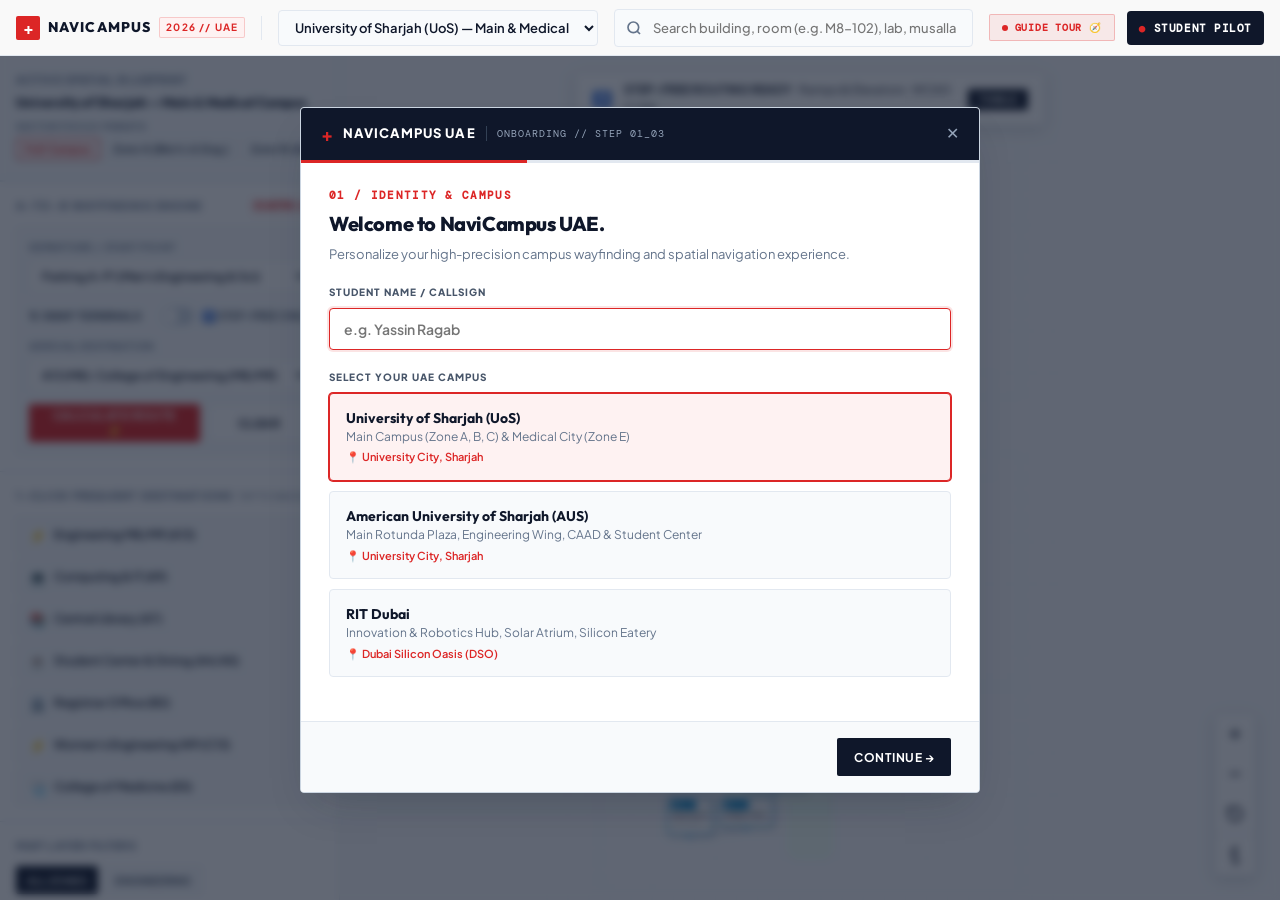
<file: index.html>
<!DOCTYPE html>
<html lang="en">
<head>
  <meta charset="UTF-8">
  <meta name="viewport" content="width=device-width, initial-scale=1.0">
  <title>NaviCampus UAE — Autonomous Spatial Wayfinding & Freshman Navigator</title>
  
  <!-- Smooth & Curvy Harmonious Font Pairing: Outfit + Plus Jakarta Sans + DM Mono -->
  <link rel="preconnect" href="https://fonts.googleapis.com">
  <link rel="preconnect" href="https://fonts.gstatic.com" crossorigin>
  <link href="https://fonts.googleapis.com/css2?family=DM+Mono:ital,wght@0,400;0,500;1,400&family=Outfit:wght@400;500;600;700;800;900&family=Plus+Jakarta+Sans:ital,wght@0,400;0,500;0,600;0,700;0,800;1,400&display=swap" rel="stylesheet">
  
  <!-- Swiss Graphic Design & Modular Grid Styles -->
  <link rel="icon" href="data:image/svg+xml,<svg xmlns='http://www.w3.org/2000/svg' viewBox='0 0 24 24'><rect width='24' height='24' rx='4' fill='%23DC2626'/><text x='12' y='18' font-size='18' font-weight='900' fill='white' text-anchor='middle'>+</text></svg>">
  <link rel="stylesheet" href="css/swiss-grid.css?v=2026.10">
  <link rel="stylesheet" href="css/onboarding.css?v=2026.10">
  <link rel="stylesheet" href="css/tutorial.css?v=2026.10">
</head>
<body>
  <!-- Swiss Spatial Wayfinding Preloader -->
  <div id="navicampus-preloader" aria-hidden="true">
    <div class="preloader-compass-wrapper">
      <div class="preloader-pulse-ring"></div>
      <div class="preloader-pulse-ring"></div>
      <div class="preloader-swiss-badge">
        <span class="preloader-cross">+</span>
      </div>
    </div>
    <div class="preloader-status-text">
      <span class="preloader-dot">●</span>
      <span>INITIALIZING SPATIAL BLUEPRINTS...</span>
    </div>
    <div class="preloader-coords-badge">LAT 25.2948° N · LON 55.4746° E</div>
  </div>

  <div class="app-shell">
    <!-- Swiss Command Header -->
    <header class="swiss-header" role="banner">
      <div class="header-left">
        <!-- Mobile Sidebar Toggle -->
        <button id="btn-mobile-menu" class="mobile-menu-btn" title="Open Routes and Campus Menu" aria-label="Open navigation menu">
          <svg width="20" height="20" viewBox="0 0 24 24" fill="none" stroke="currentColor" stroke-width="2.5">
            <line x1="3" y1="6" x2="21" y2="6"></line>
            <line x1="3" y1="12" x2="21" y2="12"></line>
            <line x1="3" y1="18" x2="21" y2="18"></line>
          </svg>
        </button>

        <a href="index.html" class="brand-badge" title="NaviCampus UAE Master Command Center">
          <div class="swiss-cross-icon">+</div>
          <span class="brand-name">NAVICAMPUS</span>
          <span class="brand-edition">2026 // UAE</span>
        </a>

        <div class="header-divider"></div>

        <!-- Campus Selector Dropdown -->
        <div class="campus-selector-wrapper">
          <label for="campus-select" class="sr-only">Select UAE University Campus</label>
          <select id="campus-select" class="swiss-select" title="Switch UAE Campus" aria-label="Select UAE University Campus">
            <option value="uos">University of Sharjah (UoS) — Main & Medical</option>
            <option value="aus">American University of Sharjah (AUS)</option>
            <option value="rit">RIT Dubai — Silicon Oasis</option>
          </select>
        </div>

        <!-- Tri-Campus Active Deployments Badge -->
        <div class="tri-campus-badge" title="Active Deployments across UAE Universities (Scalable to GCC)">
          <span class="badge-dot">●</span>
          <span>3 CAMPUSES: UoS · AUS · RIT DUBAI</span>
        </div>
      </div>

      <!-- Center Global Search Input -->
      <div class="header-center">
        <div class="search-container">
          <label for="global-search" class="sr-only">Search campus buildings and rooms</label>
          <svg class="search-icon-svg" width="16" height="16" viewBox="0 0 24 24" fill="none" stroke="currentColor" stroke-width="2.5">
            <circle cx="11" cy="11" r="8"></circle>
            <line x1="21" y1="21" x2="16.65" y2="16.65"></line>
          </svg>
          <input type="text" id="global-search" class="search-input" 
                 placeholder="Search building, room (e.g. M8-102), lab, musalla, or cafe..." 
                 autocomplete="off" aria-label="Search campus buildings and rooms" />
          <div id="search-results" class="search-results-dropdown" role="listbox"></div>
        </div>
      </div>

      <!-- Right Action & Navigation Links -->
      <div class="header-right">
        <!-- Interactive Masterplan Tutorial Button -->
        <button id="btn-start-tutorial" class="tutorial-nav-btn" title="Take Interactive Campus Masterplan Walkthrough">
          <span class="tour-btn-dot"></span>
          <span>GUIDE TOUR 🧭</span>
        </button>

        <!-- Creator Badge -->
        <a href="https://yassinr.me" target="_blank" rel="noopener noreferrer" class="creator-badge-nav" title="Made by Yassin Ragab — View Portfolio">
          <span class="creator-badge-dot"></span>
          <span class="creator-badge-text">BY <strong>YASSIN RAGAB</strong></span>
          <span class="creator-badge-arrow">↗</span>
        </a>

        <!-- User Profile Callsign Button -->
        <button id="btn-open-profile" class="user-profile-badge" title="Edit Student Profile & Preferences">
          <span style="color:#DC2626;">●</span>
          <span id="user-profile-callsign">STUDENT PILOT</span>
        </button>
      </div>
    </header>

    <!-- Master Workspace -->
    <main class="app-workspace">
      <!-- Left Spatial Sidebar -->
      <aside class="spatial-sidebar" id="spatial-sidebar" role="complementary" aria-label="Navigation and Route Planning">
        <!-- Mobile Drawer Header -->
        <div class="sidebar-mobile-header">
          <div class="sidebar-mobile-title">
            <span class="swiss-cross" style="color: #DC2626; font-weight: 900; margin-right: 6px;">+</span>
            <span>WAYFINDING CONTROLS</span>
          </div>
          <button id="btn-close-sidebar" class="sidebar-close-btn" aria-label="Close navigation sidebar">✕</button>
        </div>
        <!-- Campus Meta Banner -->
        <div class="sidebar-section" style="background-color: #F8FAFC; border-bottom: 2px solid #E2E8F0;">
          <div class="section-caption">ACTIVE SPATIAL BLUEPRINT</div>
          <h2 id="active-campus-title" style="font-size: 13px; font-weight: 800; color: #0F172A; margin: 4px 0 8px 0;">
            University of Sharjah — Main & Medical Campus
          </h2>
          <!-- Sector Focus Presets -->
          <div class="section-caption" style="margin-top: 8px; font-size: 9px;">SECTOR FOCUS PRESETS</div>
          <div id="sector-presets-bar" class="sector-presets-container" style="margin-top: 4px;"></div>
        </div>

        <!-- Route Planner Module -->
        <div class="sidebar-section">
          <div class="sidebar-header-row">
            <span class="section-caption">A-TO-B WAYFINDING ENGINE</span>
            <span style="font-family: var(--font-mono); font-size: 9px; font-weight: 700; color: #DC2626; background: #FEF2F2; padding: 2px 4px; border-radius: 2px;">
              DIJKSTRA v2.4
            </span>
          </div>

          <div class="route-planner-card">
            <!-- Departure Point -->
            <div class="route-input-group">
              <label class="route-input-label" for="route-start-select">DEPARTURE / START POINT</label>
              <select id="route-start-select" class="route-select" aria-label="Departure / Start Point"></select>
            </div>

            <!-- Invert / Swap Row -->
            <div class="route-mid-actions">
              <button id="btn-swap-route" class="btn-icon-text" title="Swap Start and Destination">
                <span>⇅</span> SWAP TERMINALS
              </button>

              <!-- Step-Free Accessible Toggle -->
              <label class="switch-label" for="step-free-toggle" title="Enable Step-Free Route for Wheelchair & Trolley">
                <input type="checkbox" id="step-free-toggle" class="switch-input" aria-label="Toggle Step-Free Accessible Navigation" />
                <span>♿ STEP-FREE ONLY</span>
              </label>
            </div>

            <!-- Destination Point -->
            <div class="route-input-group">
              <label class="route-input-label" for="route-end-select">ARRIVAL DESTINATION</label>
              <select id="route-end-select" class="route-select" aria-label="Arrival Destination"></select>
            </div>

            <!-- Action Buttons -->
            <div class="route-btn-row">
              <button id="btn-find-route" class="swiss-btn swiss-btn-accent" style="flex: 2;">
                CALCULATE ROUTE ⚡
              </button>
              <button id="btn-clear-route" class="swiss-btn swiss-btn-secondary" style="flex: 1;" title="Clear Active Route">
                CLEAR
              </button>
            </div>
          </div>
        </div>

        <!-- Quick Jump Bar: "Take Me to Class" -->
        <div class="sidebar-section">
          <div class="sidebar-header-row">
            <span class="section-caption">1-CLICK FREQUENT DESTINATIONS</span>
            <span style="font-size: 10px; color: #64748B;">TAP TO NAVIGATE</span>
          </div>
          <div id="quick-jumps-bar" class="quick-jumps-grid"></div>
        </div>

        <!-- Category Filters -->
        <div class="sidebar-section" style="border-bottom: none;">
          <div class="sidebar-header-row">
            <span class="section-caption">MAP LAYER FILTERS</span>
          </div>
          <div class="category-pills-row">
            <button class="category-filter-pill active" data-category="all">ALL ZONES</button>
            <button class="category-filter-pill" data-category="engineering">ENGINEERING</button>
            <button class="category-filter-pill" data-category="computing">COMPUTING (CCI)</button>
            <button class="category-filter-pill" data-category="library">LIBRARIES</button>
            <button class="category-filter-pill" data-category="admin">ADMINISTRATION</button>
            <button class="category-filter-pill" data-category="dining">DINING & CAFES</button>
            <button class="category-filter-pill" data-category="sports">ATHLETICS</button>
            <button class="category-filter-pill" data-category="medical">MEDICAL SCIENCES</button>
          </div>
        </div>
      </aside>
      
      <!-- Backdrop for mobile sidebar drawer -->
      <div id="sidebar-backdrop" class="sidebar-backdrop"></div>

      <!-- Center Map Canvas Area -->
      <section class="map-canvas-area" aria-label="Campus Blueprint Canvas">
        <!-- Floating Persistent Accessibility HUD Banner -->
        <div class="map-hud-banner" id="map-hud-accessibility" role="status" aria-live="polite">
          <span class="hud-pill-icon">♿</span>
          <span class="hud-pill-text"><strong>STEP-FREE ROUTING READY</strong> · Ramps & Elevators <span class="hud-desktop-only">· WCAG 2.1 AA</span></span>
          <button id="hud-toggle-access-btn" class="hud-pill-action" title="Toggle Step-Free Wheelchair Filter">TOGGLE</button>
        </div>

        <div id="map-container" style="width: 100%; height: 100%;"></div>

        <!-- Floating Turn-by-Turn Wayfinding Sheet (Appears on route calculation) -->
        <div id="route-directions-sheet" class="turn-by-turn-sheet" style="display: none;" role="region" aria-label="Active Route Directions"></div>

        <!-- Right Building Details Drawer (Slides out on click) -->
        <div id="building-details-drawer" class="side-drawer drawer-right" style="display: none;" role="region" aria-label="Building Specifications"></div>
      </section>
    </main>

    <!-- Mobile Bottom Quick Navigation Bar -->
    <nav class="mobile-bottom-bar" aria-label="Mobile Quick Bar">
      <button class="mb-nav-btn active" id="mb-btn-routes" aria-label="Open Routes & Wayfinding">
        <span class="mb-nav-icon">⚡</span>
        <span class="mb-nav-text">ROUTES</span>
      </button>
      <button class="mb-nav-btn" id="mb-btn-search" aria-label="Open Campus Search">
        <span class="mb-nav-icon">🔍</span>
        <span class="mb-nav-text">SEARCH</span>
      </button>
      <button class="mb-nav-btn" id="mb-btn-tour" aria-label="Take Campus Guided Tour">
        <span class="mb-nav-icon">🧭</span>
        <span class="mb-nav-text">TOUR</span>
      </button>
      <button class="mb-nav-btn" id="mb-btn-layers" aria-label="Open Map Layer Filters">
        <span class="mb-nav-icon">🗺️</span>
        <span class="mb-nav-text">LAYERS</span>
      </button>
      <button class="mb-nav-btn" id="mb-btn-profile" aria-label="Open Student Profile and Settings">
        <span class="mb-nav-icon">👤</span>
        <span class="mb-nav-text">PROFILE</span>
      </button>
    </nav>

    <!-- Swiss HUD Toast Notification Container -->
    <div id="toast-container" class="toast-container" aria-live="polite"></div>
  </div>

  <!-- Core JavaScript Architecture -->
  <script src="js/campus-data.js?v=2026.7"></script>
  <script src="js/map-engine.js?v=2026.7"></script>
  <script src="js/onboarding.js?v=2026.7"></script>
  <script src="js/tutorial.js?v=2026.10"></script>
  <script src="js/app.js?v=2026.10"></script>
</body>
</html>
</file>
<file: css/swiss-grid.css>
/**
 * NaviCampus UAE - Swiss Graphic Design Standards (Die Neue Graphik)
 * Architecturally engineered after Josef Müller-Brockmann, Adrian Frutiger, and Otl Aicher.
 * - 8px strict modular baseline grid
 * - High-contrast monochromatic hierarchy with surgical Swiss Signal Red accents
 * - Tabular typographic figures for accurate spatial metrics
 * - Functional signage iconography and accessible interactive states
 */

:root {
  /* Swiss Architectural Palette */
  --swiss-white: #FFFFFF;
  --swiss-canvas: #F8FAFC;
  --swiss-panel: #FFFFFF;
  --swiss-border: #E2E8F0;
  --swiss-border-dark: #CBD5E1;
  --swiss-ink-900: #0F172A;
  --swiss-ink-700: #334155;
  --swiss-ink-500: #64748B;
  --swiss-ink-300: #94A3B8;

  /* Swiss Signal Accent (Surgical Application) */
  --swiss-red: #DC2626;
  --swiss-red-hover: #B91C1C;
  --swiss-red-light: #FEF2F2;

  /* Functional Indicators */
  --swiss-accessible-green: #16A34A;
  --swiss-accessible-bg: #F0FDF4;
  --swiss-info-blue: #2563EB;

  /* Typography System — Smooth & Curvy Harmonious Pairing */
  --font-display: 'Outfit', -apple-system, BlinkMacSystemFont, "Segoe UI", Roboto, sans-serif;
  --font-swiss: 'Plus Jakarta Sans', -apple-system, BlinkMacSystemFont, "Segoe UI", Roboto, sans-serif;
  --font-mono: 'DM Mono', 'JetBrains Mono', 'SF Mono', Consolas, monospace;

  /* Modular Spacing System (8px Grid) */
  --space-1: 4px;
  --space-2: 8px;
  --space-3: 12px;
  --space-4: 16px;
  --space-5: 20px;
  --space-6: 24px;
  --space-8: 32px;
  --space-10: 40px;
  --space-12: 48px;

  /* Structural Elevation & Radius */
  --radius-xs: 2px;
  --radius-sm: 4px;
  --radius-md: 6px;
  --shadow-hairline: 0 1px 3px rgba(15, 23, 42, 0.08), 0 1px 2px rgba(15, 23, 42, 0.04);
  --shadow-elevation: 0 4px 16px rgba(15, 23, 42, 0.12), 0 2px 4px rgba(15, 23, 42, 0.06);
}

/* Reset & Box Sizing */
*, *::before, *::after {
  box-sizing: border-box;
  margin: 0;
  padding: 0;
}

html, body {
  height: 100%;
  width: 100%;
  font-family: var(--font-swiss);
  background-color: var(--swiss-canvas);
  color: var(--swiss-ink-900);
  font-size: 14px;
  line-height: 1.5;
  -webkit-font-smoothing: antialiased;
  -moz-osx-font-smoothing: grayscale;
  overflow: hidden;
}

/* Smooth Curvy Display Headings & Metrics */
h1, h2, h3, h4, h5, h6,
.brand-name,
.sheet-badge,
.metric-value,
.sidebar-mobile-title,
.user-profile-badge,
.campus-card-name,
.college-name,
.section-title {
  font-family: var(--font-display);
}

/* Tabular Numerals for Distances & Clock Times */
.tabular-nums {
  font-variant-numeric: tabular-nums;
}

/* Screen Reader Accessible Utility */
.sr-only {
  position: absolute;
  width: 1px;
  height: 1px;
  padding: 0;
  margin: -1px;
  overflow: hidden;
  clip: rect(0, 0, 0, 0);
  white-space: nowrap;
  border-width: 0;
}

/* Master Layout Grid */
.app-shell {
  display: flex;
  flex-direction: column;
  height: 100vh;
  width: 100vw;
  overflow: hidden;
}

.swiss-header {
  height: 56px;
  background-color: rgba(255, 255, 255, 0.96);
  backdrop-filter: blur(12px);
  -webkit-backdrop-filter: blur(12px);
  border-bottom: 1px solid var(--swiss-border);
  display: flex;
  align-items: center;
  justify-content: space-between;
  padding: 0 var(--space-4);
  z-index: 1000;
  position: sticky;
  top: 0;
  left: 0;
  width: 100%;
  flex-shrink: 0;
}

.header-left {
  display: flex;
  align-items: center;
  gap: var(--space-4);
}

.brand-badge {
  display: flex;
  align-items: center;
  gap: var(--space-2);
  text-decoration: none;
  color: var(--swiss-ink-900);
}

.swiss-cross-icon {
  width: 24px;
  height: 24px;
  background-color: var(--swiss-red);
  color: var(--swiss-white);
  display: flex;
  align-items: center;
  justify-content: center;
  font-weight: 900;
  font-size: 16px;
  border-radius: var(--radius-xs);
  line-height: 1;
}

.brand-name {
  font-weight: 800;
  letter-spacing: 0.08em;
  font-size: 14px;
  color: var(--swiss-ink-900);
}

.brand-edition {
  font-size: 10px;
  font-weight: 700;
  color: var(--swiss-red);
  letter-spacing: 0.12em;
  background-color: var(--swiss-red-light);
  padding: 2px 6px;
  border-radius: var(--radius-xs);
  border: 1px solid rgba(220, 38, 38, 0.2);
}

.header-divider {
  width: 1px;
  height: 24px;
  background-color: var(--swiss-border);
}

/* Campus Switcher Select */
.campus-selector-wrapper {
  display: flex;
  align-items: center;
  gap: var(--space-2);
}

.swiss-select {
  height: 36px;
  padding: 0 var(--space-3);
  font-family: var(--font-swiss);
  font-size: 13px;
  font-weight: 600;
  color: var(--swiss-ink-900);
  background-color: var(--swiss-canvas);
  border: 1px solid var(--swiss-border);
  border-radius: var(--radius-sm);
  cursor: pointer;
  outline: none;
  transition: border-color 0.15s ease, background-color 0.15s ease;
}

.swiss-select:hover {
  border-color: var(--swiss-border-dark);
  background-color: var(--swiss-white);
}

.swiss-select:focus {
  border-color: var(--swiss-red);
  box-shadow: 0 0 0 2px rgba(220, 38, 38, 0.15);
}

/* Global Search Component */
.header-center {
  flex: 1 1 320px;
  min-width: 240px;
  max-width: 480px;
  margin: 0 var(--space-4);
  position: relative;
}

.search-container {
  position: relative;
  width: 100%;
}

.search-icon-svg {
  position: absolute;
  left: 12px;
  top: 50%;
  transform: translateY(-50%);
  color: var(--swiss-ink-500);
  pointer-events: none;
}

.search-input {
  width: 100%;
  height: 38px;
  padding: 0 var(--space-4) 0 38px;
  font-family: var(--font-swiss);
  font-size: 13px;
  font-weight: 500;
  color: var(--swiss-ink-900);
  background-color: var(--swiss-canvas);
  border: 1px solid var(--swiss-border);
  border-radius: var(--radius-sm);
  outline: none;
  transition: all 0.15s ease;
}

.search-input:focus {
  background-color: var(--swiss-white);
  border-color: var(--swiss-red);
  box-shadow: 0 0 0 2px rgba(220, 38, 38, 0.12);
}

.search-results-dropdown {
  position: absolute;
  top: 44px;
  left: 0;
  right: 0;
  background-color: var(--swiss-white);
  border: 1px solid var(--swiss-border);
  border-radius: var(--radius-sm);
  box-shadow: var(--shadow-elevation);
  max-height: 380px;
  overflow-y: auto;
  z-index: 100;
  display: none;
}

.search-item {
  display: flex;
  align-items: center;
  padding: 10px 14px;
  border-bottom: 1px solid var(--swiss-border);
  cursor: pointer;
  transition: background-color 0.1s ease;
  gap: var(--space-3);
}

.search-item:last-child {
  border-bottom: none;
}

.search-item:hover {
  background-color: var(--swiss-canvas);
}

.search-item-badge {
  font-family: var(--font-mono);
  font-size: 11px;
  font-weight: 700;
  color: var(--swiss-white);
  background-color: var(--swiss-ink-900);
  padding: 2px 6px;
  border-radius: var(--radius-xs);
  min-width: 42px;
  text-align: center;
}

.search-poi-badge {
  background-color: var(--swiss-info-blue);
}

.search-item-info {
  flex: 1;
}

.search-item-title {
  font-weight: 600;
  font-size: 13px;
  color: var(--swiss-ink-900);
}

.search-item-sub {
  font-size: 11px;
  color: var(--swiss-ink-500);
  font-weight: 500;
}

.search-nav-btn {
  font-family: var(--font-swiss);
  font-size: 11px;
  font-weight: 700;
  color: var(--swiss-red);
  background: transparent;
  border: 1px solid rgba(220, 38, 38, 0.3);
  padding: 4px 8px;
  border-radius: var(--radius-xs);
  cursor: pointer;
  transition: all 0.15s ease;
}

.search-nav-btn:hover {
  background-color: var(--swiss-red);
  color: var(--swiss-white);
}

.search-empty {
  padding: 20px;
  text-align: center;
  color: var(--swiss-ink-500);
  font-size: 13px;
}

/* Header Right Actions */
.header-right {
  display: flex;
  align-items: center;
  gap: var(--space-3);
}

.nav-link-btn {
  display: flex;
  align-items: center;
  gap: 6px;
  height: 34px;
  padding: 0 var(--space-3);
  font-size: 12px;
  font-weight: 600;
  color: var(--swiss-ink-700);
  text-decoration: none;
  background-color: transparent;
  border: 1px solid var(--swiss-border);
  border-radius: var(--radius-sm);
  transition: all 0.15s ease;
}

.nav-link-btn:hover {
  background-color: var(--swiss-canvas);
  color: var(--swiss-ink-900);
  border-color: var(--swiss-border-dark);
}

.user-profile-badge {
  display: flex;
  align-items: center;
  gap: 8px;
  height: 34px;
  padding: 0 var(--space-3);
  background-color: var(--swiss-ink-900);
  color: var(--swiss-white);
  border-radius: var(--radius-sm);
  border: none;
  cursor: pointer;
  font-family: var(--font-mono);
  font-size: 11px;
  font-weight: 700;
  letter-spacing: 0.05em;
  transition: background-color 0.15s ease;
}

.user-profile-badge:hover {
  background-color: var(--swiss-red);
}

/* Master Body Workspace */
.app-workspace {
  display: flex;
  flex: 1;
  overflow: hidden;
  position: relative;
}

/* Left Spatial Sidebar */
.spatial-sidebar {
  width: 340px;
  min-width: 340px;
  background-color: var(--swiss-white);
  border-right: 1px solid var(--swiss-border);
  display: flex;
  flex-direction: column;
  overflow-y: auto;
  z-index: 20;
}

.sidebar-section {
  padding: var(--space-4);
  border-bottom: 1px solid var(--swiss-border);
}

.sidebar-header-row {
  display: flex;
  align-items: center;
  justify-content: space-between;
  margin-bottom: var(--space-3);
}

.section-caption {
  font-size: 11px;
  font-weight: 800;
  letter-spacing: 0.1em;
  color: var(--swiss-ink-500);
  text-transform: uppercase;
}

/* Category Filter Pills Grid */
.category-pills-row {
  display: flex;
  flex-wrap: wrap;
  gap: 6px;
}

.category-filter-pill {
  height: 28px;
  padding: 0 10px;
  font-family: var(--font-swiss);
  font-size: 11px;
  font-weight: 600;
  color: var(--swiss-ink-700);
  background-color: var(--swiss-canvas);
  border: 1px solid var(--swiss-border);
  border-radius: var(--radius-xs);
  cursor: pointer;
  transition: all 0.12s ease;
}

.category-filter-pill:hover {
  border-color: var(--swiss-border-dark);
  background-color: var(--swiss-white);
}

.category-filter-pill.active {
  background-color: var(--swiss-ink-900);
  color: var(--swiss-white);
  border-color: var(--swiss-ink-900);
}

/* Sector Presets Bar */
.sector-presets-container {
  display: flex;
  gap: 4px;
  overflow-x: auto;
  padding-bottom: 4px;
}

.sector-preset-btn {
  padding: 4px 8px;
  font-size: 11px;
  font-weight: 600;
  white-space: nowrap;
  background-color: transparent;
  border: 1px solid var(--swiss-border);
  border-radius: var(--radius-xs);
  color: var(--swiss-ink-700);
  cursor: pointer;
}

.sector-preset-btn.active {
  background-color: var(--swiss-red-light);
  border-color: var(--swiss-red);
  color: var(--swiss-red);
}

/* Route Planning Box */
.route-planner-card {
  background-color: var(--swiss-canvas);
  border: 1px solid var(--swiss-border);
  border-radius: var(--radius-sm);
  padding: var(--space-3);
  display: flex;
  flex-direction: column;
  gap: var(--space-3);
}

.route-input-group {
  display: flex;
  flex-direction: column;
  gap: 4px;
}

.route-input-label {
  font-size: 10px;
  font-weight: 700;
  letter-spacing: 0.08em;
  color: var(--swiss-ink-500);
}

.route-select {
  width: 100%;
  height: 34px;
  font-family: var(--font-swiss);
  font-size: 12px;
  font-weight: 600;
  color: var(--swiss-ink-900);
  background-color: var(--swiss-white);
  border: 1px solid var(--swiss-border);
  border-radius: var(--radius-xs);
  padding: 0 8px;
  outline: none;
}

.route-select:focus {
  border-color: var(--swiss-red);
}

.route-mid-actions {
  display: flex;
  align-items: center;
  justify-content: space-between;
  padding: 2px 0;
}

.btn-icon-text {
  background: transparent;
  border: none;
  font-size: 11px;
  font-weight: 700;
  color: var(--swiss-ink-700);
  cursor: pointer;
  display: flex;
  align-items: center;
  gap: 4px;
}

.btn-icon-text:hover {
  color: var(--swiss-red);
}

/* Toggle Switch (Accessible Mode) */
.switch-label {
  display: flex;
  align-items: center;
  gap: 8px;
  font-size: 11px;
  font-weight: 600;
  color: var(--swiss-ink-700);
  cursor: pointer;
}

.switch-input {
  appearance: none;
  width: 32px;
  height: 18px;
  background-color: var(--swiss-border-dark);
  border-radius: 9px;
  position: relative;
  outline: none;
  cursor: pointer;
  transition: background-color 0.2s ease;
}

.switch-input::before {
  content: '';
  position: absolute;
  width: 14px;
  height: 14px;
  border-radius: 50%;
  top: 2px;
  left: 2px;
  background-color: var(--swiss-white);
  transition: transform 0.2s ease;
}

.switch-input:checked {
  background-color: var(--swiss-accessible-green);
}

.switch-input:checked::before {
  transform: translateX(14px);
}

.route-btn-row {
  display: flex;
  gap: var(--space-2);
}

/* Swiss Action Buttons */
.swiss-btn {
  height: 38px;
  padding: 0 var(--space-4);
  font-family: var(--font-swiss);
  font-size: 12px;
  font-weight: 700;
  letter-spacing: 0.04em;
  border-radius: var(--radius-xs);
  border: 1px solid transparent;
  cursor: pointer;
  display: flex;
  align-items: center;
  justify-content: center;
  gap: 8px;
  transition: all 0.15s ease;
  text-decoration: none;
}

.swiss-btn-primary {
  background-color: var(--swiss-ink-900);
  color: var(--swiss-white);
}

.swiss-btn-primary:hover {
  background-color: var(--swiss-ink-700);
}

.swiss-btn-accent {
  background-color: var(--swiss-red);
  color: var(--swiss-white);
  border-color: var(--swiss-red);
}

.swiss-btn-accent:hover {
  background-color: var(--swiss-red-hover);
}

.swiss-btn-secondary {
  background-color: var(--swiss-white);
  color: var(--swiss-ink-900);
  border-color: var(--swiss-border);
}

.swiss-btn-secondary:hover {
  background-color: var(--swiss-canvas);
  border-color: var(--swiss-border-dark);
}

.swiss-btn-full {
  width: 100%;
}

/* Quick Jump Section in Sidebar */
.quick-jumps-grid {
  display: flex;
  flex-direction: column;
  gap: 6px;
}

.quick-jump-pill {
  display: flex;
  align-items: center;
  gap: 8px;
  padding: 8px 12px;
  background-color: var(--swiss-canvas);
  border: 1px solid var(--swiss-border);
  border-radius: var(--radius-xs);
  font-family: var(--font-swiss);
  font-size: 12px;
  font-weight: 600;
  color: var(--swiss-ink-900);
  cursor: pointer;
  text-align: left;
  transition: all 0.12s ease;
}

.quick-jump-pill:hover {
  background-color: var(--swiss-white);
  border-color: var(--swiss-red);
  transform: translateX(2px);
}

.qj-icon {
  font-size: 14px;
}

.qj-label {
  flex: 1;
}

/* Center Map Canvas Area */
.map-canvas-area {
  flex: 1;
  position: relative;
  background-color: var(--swiss-canvas);
  overflow: hidden;
}

/* Map Viewport & SVG */
.map-viewport {
  width: 100%;
  height: 100%;
  position: relative;
  overflow: hidden;
  cursor: grab;
  touch-action: none;
  user-select: none;
  -webkit-user-select: none;
}

.campus-svg {
  width: 100%;
  height: 100%;
  display: block;
  transition: transform 0.05s linear;
}

/* Map Floating Controls */
.map-controls {
  position: absolute;
  bottom: 24px;
  right: 24px;
  background-color: var(--swiss-white);
  border: 1px solid var(--swiss-border);
  border-radius: var(--radius-sm);
  box-shadow: var(--shadow-elevation);
  display: flex;
  flex-direction: column;
  overflow: hidden;
  z-index: 30;
}

.map-ctrl-btn {
  width: 40px;
  height: 40px;
  background: transparent;
  border: none;
  display: flex;
  align-items: center;
  justify-content: center;
  color: var(--swiss-ink-900);
  cursor: pointer;
  transition: background-color 0.1s ease;
}

.map-ctrl-btn:hover {
  background-color: var(--swiss-canvas);
  color: var(--swiss-red);
}

.map-ctrl-btn.active {
  background-color: var(--swiss-accessible-green);
  color: var(--swiss-white);
}

.map-ctrl-divider {
  width: 100%;
  height: 1px;
  background-color: var(--swiss-border);
}

/* Tooltip Card */
.map-tooltip {
  position: absolute;
  pointer-events: none;
  background-color: var(--swiss-ink-900);
  color: var(--swiss-white);
  padding: 10px 14px;
  border-radius: var(--radius-sm);
  box-shadow: var(--shadow-elevation);
  font-size: 12px;
  z-index: 40;
  max-width: 260px;
}

/* CAD Masterplan Building & Landscaping Styling */
.landscaping-layer {
  pointer-events: none;
}

.building-group {
  transition: opacity 0.2s ease;
}

.building-group .building-box {
  transition: stroke 0.15s ease, stroke-width 0.15s ease, fill 0.15s ease;
}

.building-group:hover .building-box {
  stroke-width: 2.5px !important;
}

.building-group.selected .building-box {
  stroke-width: 3px !important;
  stroke: var(--swiss-red) !important;
}

.tooltip-header {
  display: flex;
  align-items: center;
  gap: 6px;
  margin-bottom: 4px;
}

.tooltip-badge {
  font-family: var(--font-mono);
  font-size: 10px;
  font-weight: 700;
  background-color: var(--swiss-red);
  color: var(--swiss-white);
  padding: 2px 5px;
  border-radius: var(--radius-xs);
}

.tooltip-category {
  font-size: 10px;
  color: var(--swiss-ink-300);
  text-transform: uppercase;
  font-weight: 600;
}

.tooltip-title {
  font-weight: 700;
  font-size: 13px;
  color: var(--swiss-white);
  margin-bottom: 2px;
}

.tooltip-sub {
  font-size: 11px;
  color: var(--swiss-ink-300);
  margin-bottom: 6px;
}

.tooltip-footer {
  font-size: 10px;
  color: var(--swiss-red);
  font-weight: 600;
  text-transform: uppercase;
}

/* Right Sliding / Overlay Drawers */
.side-drawer {
  position: absolute;
  top: 0;
  bottom: 0;
  width: 360px;
  background-color: var(--swiss-white);
  border-left: 1px solid var(--swiss-border);
  box-shadow: var(--shadow-elevation);
  z-index: 35;
  display: flex;
  flex-direction: column;
  overflow-y: auto;
}

.drawer-right {
  right: 0;
}

.drawer-header {
  padding: var(--space-4);
  border-bottom: 1px solid var(--swiss-border);
}

.drawer-code-row {
  display: flex;
  align-items: center;
  justify-content: space-between;
  margin-bottom: 8px;
}

.drawer-code-badge {
  font-family: var(--font-mono);
  font-size: 12px;
  font-weight: 800;
  color: var(--swiss-white);
  background-color: var(--swiss-red);
  padding: 3px 8px;
  border-radius: var(--radius-xs);
}

.drawer-zone-tag {
  font-size: 11px;
  font-weight: 700;
  color: var(--swiss-ink-500);
  text-transform: uppercase;
}

.drawer-close-btn {
  background: transparent;
  border: none;
  font-size: 16px;
  color: var(--swiss-ink-500);
  cursor: pointer;
}

.drawer-close-btn:hover {
  color: var(--swiss-red);
}

.drawer-title {
  font-size: 16px;
  font-weight: 800;
  color: var(--swiss-ink-900);
  line-height: 1.3;
}

.drawer-title-ar {
  font-size: 13px;
  color: var(--swiss-ink-500);
  margin-top: 2px;
}

.drawer-body {
  padding: var(--space-4);
  display: flex;
  flex-direction: column;
  gap: var(--space-4);
}

.drawer-actions-grid {
  display: grid;
  grid-template-columns: 1fr 1fr;
  gap: var(--space-2);
}

.drawer-accessibility-alert {
  padding: 12px;
  border-radius: var(--radius-sm);
  background-color: var(--swiss-canvas);
  border: 1px solid var(--swiss-border);
  display: flex;
  gap: 10px;
  font-size: 12px;
}

.drawer-accessibility-alert.accessible-verified {
  background-color: var(--swiss-accessible-bg);
  border-color: rgba(22, 163, 74, 0.3);
  color: #14532D;
}

.drawer-section {
  display: flex;
  flex-direction: column;
  gap: 6px;
}

.section-label {
  font-size: 10px;
  font-weight: 800;
  letter-spacing: 0.08em;
  color: var(--swiss-ink-500);
  text-transform: uppercase;
}

.drawer-tags-list {
  list-style: none;
  display: flex;
  flex-direction: column;
  gap: 4px;
}

.drawer-tags-list li {
  font-size: 12px;
  font-weight: 600;
  color: var(--swiss-ink-700);
  padding-left: 12px;
  position: relative;
}

.drawer-tags-list li::before {
  content: '•';
  position: absolute;
  left: 0;
  color: var(--swiss-red);
}

.rooms-grid {
  display: flex;
  flex-wrap: wrap;
  gap: 6px;
}

.room-pill {
  font-family: var(--font-mono);
  font-size: 11px;
  font-weight: 700;
  padding: 3px 8px;
  background-color: var(--swiss-canvas);
  border: 1px solid var(--swiss-border);
  border-radius: var(--radius-xs);
  color: var(--swiss-ink-900);
}

.facilities-cloud {
  display: flex;
  flex-wrap: wrap;
  gap: 6px;
}

.facility-badge {
  font-size: 11px;
  font-weight: 500;
  padding: 3px 8px;
  background-color: #F1F5F9;
  border-radius: var(--radius-xs);
  color: var(--swiss-ink-700);
}

.hours-text {
  font-size: 12px;
  font-weight: 600;
  color: var(--swiss-ink-700);
}

/* Turn-by-Turn Bottom Sheet / Floating Panel */
.turn-by-turn-sheet {
  position: absolute;
  bottom: 24px;
  left: 24px;
  width: 380px;
  max-height: 480px;
  background-color: var(--swiss-white);
  border: 1px solid var(--swiss-border);
  border-radius: var(--radius-sm);
  box-shadow: var(--shadow-elevation);
  z-index: 35;
  display: flex;
  flex-direction: column;
  overflow: hidden;
}

.sheet-header {
  padding: var(--space-4);
  background-color: var(--swiss-canvas);
  border-bottom: 1px solid var(--swiss-border);
}

.sheet-title-row {
  display: flex;
  align-items: center;
  justify-content: space-between;
  margin-bottom: 12px;
}

.sheet-badge {
  font-family: var(--font-mono);
  font-size: 11px;
  font-weight: 800;
  letter-spacing: 0.1em;
  color: var(--swiss-white);
  background-color: var(--swiss-red);
  padding: 3px 8px;
  border-radius: var(--radius-xs);
}

.sheet-close-btn {
  background: transparent;
  border: none;
  font-size: 16px;
  color: var(--swiss-ink-500);
  cursor: pointer;
}

.route-summary-metrics {
  display: grid;
  grid-template-columns: 1fr 1fr 1fr;
  gap: 8px;
  margin-bottom: 12px;
}

.metric-box {
  background-color: var(--swiss-white);
  border: 1px solid var(--swiss-border);
  border-radius: var(--radius-xs);
  padding: 8px;
  text-align: center;
}

.metric-box.metric-accent {
  border-color: var(--swiss-red);
  background-color: var(--swiss-red-light);
}

.metric-box.metric-accessible {
  border-color: var(--swiss-accessible-green);
  background-color: var(--swiss-accessible-bg);
}

.metric-value {
  display: block;
  font-family: var(--font-mono);
  font-size: 18px;
  font-weight: 800;
  color: var(--swiss-ink-900);
  line-height: 1;
}

.metric-box.metric-accent .metric-value {
  color: var(--swiss-red);
}

.metric-box.metric-accessible .metric-value {
  color: var(--swiss-accessible-green);
}

.metric-unit {
  font-size: 9px;
  font-weight: 700;
  letter-spacing: 0.06em;
  color: var(--swiss-ink-500);
  text-transform: uppercase;
}

.route-terminals {
  display: flex;
  flex-direction: column;
  gap: 4px;
}

.terminal-row {
  display: flex;
  align-items: center;
  gap: 8px;
  font-size: 11px;
  font-weight: 600;
  color: var(--swiss-ink-700);
}

.terminal-dot {
  width: 8px;
  height: 8px;
  border-radius: 50%;
}

.start-dot { background-color: var(--swiss-accessible-green); }
.end-dot { background-color: var(--swiss-red); }

.sheet-body {
  padding: var(--space-4);
  overflow-y: auto;
  flex: 1;
}

/* Timeline Directions */
.directions-timeline {
  display: flex;
  flex-direction: column;
  gap: 12px;
}

.timeline-step {
  display: flex;
  gap: 12px;
}

.step-indicator {
  display: flex;
  flex-direction: column;
  align-items: center;
}

.step-num {
  font-family: var(--font-mono);
  font-size: 10px;
  font-weight: 700;
  background-color: var(--swiss-ink-900);
  color: var(--swiss-white);
  width: 22px;
  height: 22px;
  border-radius: var(--radius-xs);
  display: flex;
  align-items: center;
  justify-content: center;
}

.step-num-end {
  font-family: var(--font-mono);
  font-size: 12px;
  font-weight: 900;
  background-color: var(--swiss-red);
  color: var(--swiss-white);
  width: 22px;
  height: 22px;
  border-radius: var(--radius-xs);
  display: flex;
  align-items: center;
  justify-content: center;
}

.step-line {
  width: 2px;
  flex: 1;
  background-color: var(--swiss-border);
  margin-top: 4px;
}

.step-instruction-box {
  flex: 1;
}

.step-heading {
  font-weight: 700;
  font-size: 12px;
  color: var(--swiss-ink-900);
  margin-bottom: 2px;
}

.step-detail {
  font-size: 11px;
  color: var(--swiss-ink-700);
}

.shaded-badge {
  display: inline-block;
  margin-top: 4px;
  font-size: 9px;
  font-weight: 700;
  color: #B45309;
  background-color: #FEF3C7;
  padding: 1px 6px;
  border-radius: var(--radius-xs);
}

/* Route Animation in SVG */
@keyframes dashTravel {
  to {
    stroke-dashoffset: -40;
  }
}

.route-trajectory-anim {
  animation: dashTravel 1.2s linear infinite;
}


/* ==========================================================================
   Swiss Toast Notification Component
   ========================================================================== */
.toast-container {
  position: fixed;
  top: 16px;
  right: 16px;
  z-index: 9999;
  display: flex;
  flex-direction: column;
  gap: 8px;
  pointer-events: none;
  max-width: calc(100vw - 32px);
}

.swiss-toast {
  display: flex;
  align-items: center;
  gap: 12px;
  background-color: var(--swiss-ink-900);
  color: var(--swiss-white);
  padding: 12px 18px;
  border-radius: var(--radius-sm);
  border-left: 4px solid var(--swiss-red);
  box-shadow: var(--shadow-elevation);
  font-size: 13px;
  font-weight: 600;
  pointer-events: auto;
  animation: toastSlideIn 0.25s cubic-bezier(0.16, 1, 0.3, 1);
  transition: opacity 0.2s ease, transform 0.2s ease;
}

.swiss-toast.toast-info {
  border-left-color: var(--swiss-info-blue);
}

.swiss-toast.toast-success {
  border-left-color: var(--swiss-accessible-green);
}

.toast-message {
  flex: 1;
}

.toast-close-btn {
  background: transparent;
  border: none;
  color: #94A3B8;
  font-size: 16px;
  cursor: pointer;
  padding: 0 4px;
  line-height: 1;
  transition: color 0.15s ease;
}

.toast-close-btn:hover {
  color: var(--swiss-white);
}

@keyframes toastSlideIn {
  from {
    opacity: 0;
    transform: translateY(-12px);
  }
  to {
    opacity: 1;
    transform: translateY(0);
  }
}

/* Mobile Sidebar Backdrop */
.sidebar-backdrop {
  position: fixed;
  top: 0;
  left: 0;
  width: 100vw;
  height: 100vh;
  background-color: rgba(15, 23, 42, 0.55);
  backdrop-filter: blur(2px);
  z-index: 45;
  opacity: 0;
  pointer-events: none;
  transition: opacity 0.25s ease;
}

.sidebar-backdrop.active {
  opacity: 1;
  pointer-events: auto;
}

/* Mobile Drawer Header */
.sidebar-mobile-header {
  display: none;
  align-items: center;
  justify-content: space-between;
  padding: 14px 16px;
  background-color: var(--swiss-ink-900);
  color: var(--swiss-white);
  border-bottom: 1px solid #1E293B;
}

.sidebar-mobile-title {
  display: flex;
  align-items: center;
  font-size: 11px;
  font-weight: 800;
  letter-spacing: 0.1em;
  color: var(--swiss-white);
  font-family: var(--font-mono);
}

.sidebar-close-btn {
  background: transparent;
  border: 1px solid #334155;
  color: #94A3B8;
  font-size: 16px;
  width: 32px;
  height: 32px;
  display: flex;
  align-items: center;
  justify-content: center;
  border-radius: var(--radius-xs);
  cursor: pointer;
  transition: all 0.15s ease;
}

.sidebar-close-btn:hover {
  background-color: var(--swiss-red);
  color: var(--swiss-white);
  border-color: var(--swiss-red);
}

/* Mobile Menu Button */
.mobile-menu-btn {
  display: none;
  align-items: center;
  justify-content: center;
  width: 38px;
  height: 38px;
  background-color: var(--swiss-canvas);
  border: 1px solid var(--swiss-border);
  border-radius: var(--radius-sm);
  color: var(--swiss-ink-900);
  cursor: pointer;
  flex-shrink: 0;
  transition: all 0.15s ease;
}

.mobile-menu-btn:hover {
  border-color: var(--swiss-red);
  color: var(--swiss-red);
}

/* Mobile Bottom Navigation Bar */
.mobile-bottom-bar {
  display: none;
  position: fixed;
  bottom: 0;
  left: 0;
  right: 0;
  height: 56px;
  background-color: var(--swiss-white);
  border-top: 1px solid var(--swiss-border);
  align-items: center;
  justify-content: space-around;
  z-index: 40;
  box-shadow: 0 -2px 10px rgba(15, 23, 42, 0.08);
  padding: 0 4px;
}

.mb-nav-btn {
  display: flex;
  flex-direction: column;
  align-items: center;
  justify-content: center;
  gap: 2px;
  background: transparent;
  border: none;
  cursor: pointer;
  color: var(--swiss-ink-500);
  padding: 6px 8px;
  border-radius: var(--radius-sm);
  font-family: var(--font-swiss);
  min-width: 52px;
  min-height: 46px;
  transition: all 0.15s ease;
}

.mb-nav-btn.active, .mb-nav-btn:hover {
  color: var(--swiss-red);
}

.mb-nav-icon {
  font-size: 16px;
  line-height: 1;
}

.mb-nav-text {
  font-size: 9px;
  font-weight: 800;
  letter-spacing: 0.06em;
}

/* ==========================================================================
   Responsive Breakpoints
   ========================================================================== */
@media (max-width: 900px) {
  .mobile-menu-btn {
    display: flex;
  }

  .sidebar-mobile-header {
    display: flex;
  }

  .mobile-bottom-bar {
    display: flex;
  }

  .header-divider {
    display: none;
  }

  .spatial-sidebar {
    position: fixed;
    top: 0;
    bottom: 0;
    left: 0;
    width: 340px;
    max-width: 86vw;
    min-width: 0;
    z-index: 50;
    background-color: var(--swiss-white);
    box-shadow: 4px 0 24px rgba(15, 23, 42, 0.25);
    transform: translateX(-100%);
    transition: transform 0.28s cubic-bezier(0.16, 1, 0.3, 1);
    overflow-y: auto;
  }

  .spatial-sidebar.mobile-open {
    transform: translateX(0);
  }

  .map-controls {
    bottom: 72px;
    right: 14px;
  }

  .map-ctrl-btn {
    width: 44px;
    height: 44px;
  }

  .turn-by-turn-sheet {
    position: fixed;
    bottom: 66px;
    left: 12px;
    right: 12px;
    width: auto;
    max-height: 58vh;
    z-index: 38;
    box-shadow: 0 10px 30px rgba(15, 23, 42, 0.25);
  }

  .side-drawer {
    position: fixed;
    top: auto;
    bottom: 0;
    left: 0;
    right: 0;
    width: 100%;
    max-height: 75vh;
    z-index: 48;
    border-left: none;
    border-top: 3px solid var(--swiss-red);
    border-radius: 8px 8px 0 0;
  }
}

@media (max-width: 640px) {
  .swiss-header {
    height: auto;
    padding: 8px 12px;
    flex-wrap: wrap;
    gap: 8px;
    position: sticky;
    top: 0;
    left: 0;
    width: 100%;
    z-index: 1000;
  }

  .header-left {
    gap: 8px;
    width: 100%;
    justify-content: space-between;
  }

  .brand-edition {
    display: none;
  }

  .header-right {
    display: none; /* DOCS and PILOT are already permanently anchored in mobile bottom bar */
  }

  .header-center {
    order: 2;
    max-width: 100%;
    width: 100%;
    margin: 0;
  }

  .swiss-select {
    font-size: 12px;
    height: 36px;
    max-width: 155px;
    text-overflow: ellipsis;
  }

  .search-input {
    height: 36px;
    font-size: 12px;
  }

  .map-hud-banner {
    display: none !important; /* De-clutters map viewport on mobile; accessible mode is inside routes & zoom controls */
  }

  .app-workspace {
    height: calc(100vh - 102px);
  }

  .quick-jumps-grid {
    grid-template-columns: 1fr;
  }

  .drawer-actions-grid {
    grid-template-columns: 1fr;
  }

  .toast-container {
    top: 96px;
    left: 12px;
    right: 12px;
    align-items: stretch;
  }

  .swiss-toast {
    width: 100%;
    box-sizing: border-box;
    font-size: 12px;
    padding: 10px 14px;
  }
}

/* ==========================================================================
   Swiss Spatial Wayfinding Preloader System
   ========================================================================== */
#navicampus-preloader {
  position: fixed;
  inset: 0;
  z-index: 99999;
  background-color: var(--swiss-canvas, #F8FAFC);
  display: flex;
  flex-direction: column;
  align-items: center;
  justify-content: center;
  gap: 1.25rem;
  background-image: 
    radial-gradient(rgba(15, 23, 42, 0.08) 1px, transparent 1px);
  background-size: 24px 24px;
  transition: opacity 0.45s cubic-bezier(0.16, 1, 0.3, 1), 
              visibility 0.45s cubic-bezier(0.16, 1, 0.3, 1);
}

#navicampus-preloader.fade-out {
  opacity: 0;
  visibility: hidden;
  pointer-events: none;
}

.preloader-compass-wrapper {
  position: relative;
  width: 88px;
  height: 88px;
  display: flex;
  align-items: center;
  justify-content: center;
}

.preloader-pulse-ring {
  position: absolute;
  inset: 0;
  border-radius: 50%;
  border: 2px solid var(--swiss-red, #DC2626);
  animation: preloader-pulse 2s cubic-bezier(0, 0, 0.2, 1) infinite;
  opacity: 0.6;
}

.preloader-pulse-ring:nth-child(2) {
  animation-delay: 0.65s;
}

.preloader-swiss-badge {
  width: 48px;
  height: 48px;
  border-radius: 8px;
  background-color: var(--swiss-red, #DC2626);
  display: flex;
  align-items: center;
  justify-content: center;
  color: #FFFFFF;
  box-shadow: 0 4px 16px rgba(220, 38, 38, 0.35);
  z-index: 2;
  animation: preloader-badge-pulse 1.8s ease-in-out infinite alternate;
}

.preloader-cross {
  font-family: var(--font-display);
  font-size: 28px;
  font-weight: 900;
  line-height: 1;
  transform: translateY(-1px);
}

.preloader-status-text {
  font-family: var(--font-mono);
  font-size: 11px;
  font-weight: 700;
  letter-spacing: 0.12em;
  text-transform: uppercase;
  color: var(--swiss-ink-700, #334155);
  display: flex;
  align-items: center;
  gap: 0.5rem;
}

.preloader-dot {
  color: var(--swiss-red, #DC2626);
  animation: preloader-blink 1s ease-in-out infinite;
}

.preloader-coords-badge {
  font-family: var(--font-mono);
  font-size: 10px;
  font-weight: 500;
  color: var(--swiss-ink-500, #64748B);
  letter-spacing: 0.08em;
  background-color: #FFFFFF;
  border: 1px solid var(--swiss-border, #E2E8F0);
  padding: 4px 10px;
  border-radius: var(--radius-xs, 2px);
  box-shadow: 0 1px 2px rgba(15, 23, 42, 0.04);
}

@keyframes preloader-pulse {
  0% {
    transform: scale(0.5);
    opacity: 0.8;
  }
  80%, 100% {
    transform: scale(1.8);
    opacity: 0;
  }
}

@keyframes preloader-badge-pulse {
  0% {
    transform: scale(0.96);
  }
  100% {
    transform: scale(1.04);
  }
}

@keyframes preloader-blink {
  0%, 100% { opacity: 1; }
  50% { opacity: 0.2; }
}

/* ============================================================
   CREATOR BADGE — Header nav variant (index.html)
   ============================================================ */
.creator-badge-nav {
  display: inline-flex;
  align-items: center;
  gap: 6px;
  height: 32px;
  padding: 0 12px;
  border: 1px solid var(--swiss-border-dark);
  border-radius: 4px;
  background: var(--swiss-panel);
  text-decoration: none;
  font-family: var(--font-mono);
  font-size: 10px;
  font-weight: 600;
  color: var(--swiss-ink-700);
  letter-spacing: 0.05em;
  white-space: nowrap;
  transition: border-color 0.15s ease, color 0.15s ease, background 0.15s ease;
}

.creator-badge-nav:hover {
  border-color: var(--swiss-red);
  color: var(--swiss-red);
  background: var(--swiss-red-light);
}

.creator-badge-dot {
  display: inline-block;
  width: 6px;
  height: 6px;
  border-radius: 50%;
  background: var(--swiss-accessible-green);
  flex-shrink: 0;
}

.creator-badge-arrow {
  font-size: 11px;
  opacity: 0.7;
}

/* Hide on medium/small desktop so header doesn't overflow */
@media (max-width: 1280px) {
  .creator-badge-nav {
    display: none;
  }
}

/* Tri-Campus Deployment Ecosystem Badge */
.tri-campus-badge {
  display: inline-flex;
  align-items: center;
  gap: 6px;
  font-family: var(--font-mono);
  font-size: 11px;
  font-weight: 700;
  letter-spacing: 0.04em;
  color: var(--swiss-ink-900);
  background: var(--swiss-canvas);
  border: 1px solid var(--swiss-border);
  padding: 4px 10px;
  border-radius: var(--radius-xs);
  white-space: nowrap;
}

.tri-campus-badge .badge-dot {
  color: var(--swiss-accessible-green);
  font-size: 10px;
}

@media (max-width: 1560px) {
  .tri-campus-badge {
    display: none;
  }
}

/* Floating Accessibility HUD Banner on Map Viewport */
.map-hud-banner {
  position: absolute;
  top: 16px;
  left: 50%;
  transform: translateX(-50%);
  background: rgba(255, 255, 255, 0.95);
  backdrop-filter: blur(8px);
  -webkit-backdrop-filter: blur(8px);
  border: 1px solid var(--swiss-border);
  border-radius: var(--radius-sm);
  padding: 8px 16px;
  display: flex;
  align-items: center;
  gap: 12px;
  box-shadow: var(--shadow-elevation);
  z-index: 25;
  font-size: 12px;
  color: var(--swiss-ink-900);
  max-width: 90%;
  transition: all 0.2s ease;
}

.map-hud-banner.active-mode {
  background: #ECFDF5;
  border-color: #059669;
  color: #065F46;
}

.hud-pill-icon {
  font-size: 16px;
  line-height: 1;
}

.hud-pill-text {
  font-family: var(--font-body);
  font-size: 12px;
}

.hud-pill-action {
  font-family: var(--font-mono);
  font-size: 10px;
  font-weight: 800;
  letter-spacing: 0.06em;
  background: var(--swiss-ink-900);
  color: #FFFFFF;
  border: none;
  padding: 4px 10px;
  border-radius: var(--radius-xs);
  cursor: pointer;
  transition: background 0.15s ease;
}

.hud-pill-action:hover {
  background: var(--swiss-red);
}

@media (max-width: 768px) {
  .map-hud-banner {
    top: 8px;
    padding: 6px 12px;
    font-size: 11px;
    gap: 8px;
    width: max-content;
    max-width: 94%;
    white-space: nowrap;
  }
  .hud-pill-icon {
    font-size: 14px;
  }
  .hud-pill-text {
    font-size: 11px;
  }
  .hud-desktop-only {
    display: none;
  }
  .hud-pill-action {
    padding: 3px 8px;
    font-size: 9px;
  }
}
</file>
<file: css/onboarding.css>
/**
 * NaviCampus UAE - Intelligent Onboarding Wizard Styles
 * Clean Swiss Layout, High-Density Information Hierarchy.
 */

.onboarding-backdrop {
  position: fixed;
  top: 0;
  left: 0;
  width: 100vw;
  height: 100vh;
  background-color: rgba(15, 23, 42, 0.65);
  backdrop-filter: blur(4px);
  z-index: 999;
  display: flex;
  align-items: center;
  justify-content: center;
  padding: 20px;
  opacity: 0;
  pointer-events: none;
  transition: opacity 0.2s ease;
}

.onboarding-backdrop.active {
  opacity: 1;
  pointer-events: auto;
}

.onboarding-dialog {
  background-color: #FFFFFF;
  width: 100%;
  max-width: 680px;
  max-height: 90vh;
  border-radius: 4px;
  border: 1px solid #CBD5E1;
  box-shadow: 0 20px 40px -15px rgba(15, 23, 42, 0.25);
  display: flex;
  flex-direction: column;
  overflow: hidden;
  animation: modalSlideUp 0.25s cubic-bezier(0.16, 1, 0.3, 1);
}

@keyframes modalSlideUp {
  from {
    transform: translateY(16px) scale(0.98);
    opacity: 0;
  }
  to {
    transform: translateY(0) scale(1);
    opacity: 1;
  }
}

/* Modal Header Bar */
.onboarding-top-bar {
  height: 52px;
  background-color: #0F172A;
  color: #FFFFFF;
  padding: 0 20px;
  display: flex;
  align-items: center;
  justify-content: space-between;
}

.onboarding-brand {
  display: flex;
  align-items: center;
  gap: 10px;
}

.swiss-cross {
  color: #DC2626;
  font-weight: 900;
  font-size: 18px;
}

.brand-text {
  font-weight: 800;
  letter-spacing: 0.08em;
  font-size: 13px;
}

.brand-tag {
  font-family: var(--font-mono, 'DM Mono', monospace);
  font-size: 10px;
  color: #94A3B8;
  letter-spacing: 0.1em;
  border-left: 1px solid #334155;
  padding-left: 10px;
}

.onboarding-close-btn {
  background: transparent;
  border: none;
  color: #94A3B8;
  font-size: 16px;
  cursor: pointer;
  transition: color 0.15s ease;
}

.onboarding-close-btn:hover {
  color: #FFFFFF;
}

/* Progress Track Line */
.wizard-progress-track {
  height: 3px;
  background-color: #E2E8F0;
  width: 100%;
}

.wizard-progress-bar {
  height: 100%;
  background-color: #DC2626;
  transition: width 0.3s cubic-bezier(0.4, 0, 0.2, 1);
}

/* Body Content */
.onboarding-content {
  padding: 24px 28px;
  overflow-y: auto;
  flex: 1;
}

.step-pane {
  display: flex;
  flex-direction: column;
}

.step-meta {
  font-family: var(--font-mono, 'DM Mono', monospace);
  font-size: 11px;
  font-weight: 700;
  letter-spacing: 0.12em;
  color: #DC2626;
  text-transform: uppercase;
  margin-bottom: 6px;
}

.step-title {
  font-family: var(--font-display, 'Outfit', sans-serif);
  font-size: 20px;
  font-weight: 800;
  color: #0F172A;
  letter-spacing: -0.02em;
  margin-bottom: 6px;
}

.step-description {
  font-size: 13px;
  color: #64748B;
  margin-bottom: 20px;
  line-height: 1.5;
}

/* Form Groups */
.form-group {
  margin-bottom: 20px;
}

.form-label {
  display: block;
  font-size: 10px;
  font-weight: 800;
  letter-spacing: 0.1em;
  color: #475569;
  text-transform: uppercase;
  margin-bottom: 8px;
}

.form-input {
  width: 100%;
  height: 42px;
  padding: 0 14px;
  font-family: inherit;
  font-size: 14px;
  font-weight: 600;
  color: #0F172A;
  background-color: #F8FAFC;
  border: 1px solid #CBD5E1;
  border-radius: 4px;
  outline: none;
  transition: all 0.15s ease;
}

.form-input:focus {
  background-color: #FFFFFF;
  border-color: #DC2626;
  box-shadow: 0 0 0 2px rgba(220, 38, 38, 0.12);
}

/* Campus Selector Radio Cards */
.campus-selector-grid {
  display: flex;
  flex-direction: column;
  gap: 10px;
}

.campus-card {
  display: block;
  cursor: pointer;
  position: relative;
}

.campus-card input[type="radio"] {
  position: absolute;
  opacity: 0;
  pointer-events: none;
}

.campus-card-content {
  padding: 14px 16px;
  border: 1px solid #E2E8F0;
  background-color: #F8FAFC;
  border-radius: 4px;
  transition: all 0.15s ease;
}

.campus-card:hover .campus-card-content {
  border-color: #CBD5E1;
  background-color: #FFFFFF;
}

.campus-card.selected .campus-card-content {
  border-color: #DC2626;
  background-color: #FEF2F2;
  box-shadow: 0 0 0 1px #DC2626;
}

.campus-card-badge {
  display: inline-block;
  font-family: 'JetBrains Mono', monospace;
  font-size: 9px;
  font-weight: 800;
  letter-spacing: 0.08em;
  color: #DC2626;
  background-color: rgba(220, 38, 38, 0.1);
  padding: 2px 6px;
  border-radius: 2px;
  margin-bottom: 4px;
}

.campus-card-name {
  font-family: var(--font-display, 'Outfit', sans-serif);
  font-size: 14px;
  font-weight: 700;
  color: #0F172A;
}

.campus-card-desc {
  font-size: 12px;
  color: #64748B;
  line-height: 1.4;
  margin-bottom: 4px;
}

.campus-card-location {
  font-size: 11px;
  font-weight: 600;
  color: #DC2626;
}

/* Step 2: Academic Profile */
.pills-selector {
  display: flex;
  flex-wrap: wrap;
  gap: 8px;
  margin-bottom: 20px;
}

.select-pill {
  padding: 8px 16px;
  background-color: #F8FAFC;
  border: 1px solid #CBD5E1;
  border-radius: 4px;
  font-family: inherit;
  font-size: 12px;
  font-weight: 600;
  color: #334155;
  cursor: pointer;
  transition: all 0.15s ease;
}

.select-pill:hover {
  border-color: #94A3B8;
  background-color: #FFFFFF;
}

.select-pill.active {
  background-color: #0F172A;
  color: #FFFFFF;
  border-color: #0F172A;
}

/* College Radio Cards Grid */
.college-grid {
  display: grid;
  grid-template-columns: repeat(2, 1fr);
  gap: 10px;
}

.college-card {
  cursor: pointer;
}

.college-card input {
  display: none;
}

.college-card-inner {
  display: flex;
  align-items: center;
  gap: 12px;
  padding: 12px 14px;
  border: 1px solid #E2E8F0;
  background-color: #F8FAFC;
  border-radius: 4px;
  transition: all 0.12s ease;
}

.college-card:hover .college-card-inner {
  background-color: #FFFFFF;
  border-color: #CBD5E1;
}

.college-card.selected .college-card-inner {
  border-color: #DC2626;
  background-color: #FEF2F2;
}

.college-icon {
  font-size: 18px;
}

.college-name {
  font-family: var(--font-display, 'Outfit', sans-serif);
  font-size: 12px;
  font-weight: 700;
  color: #0F172A;
}

.college-code {
  font-family: var(--font-mono, 'DM Mono', monospace);
  font-size: 10px;
  color: #64748B;
}

/* Spatial Priorities Grid */
.priorities-grid {
  display: flex;
  flex-direction: column;
  gap: 8px;
}

.priority-card {
  display: block;
  cursor: pointer;
  position: relative;
}

.priority-card input[type="checkbox"] {
  position: absolute;
  opacity: 0;
  pointer-events: none;
}

.priority-card-inner {
  display: flex;
  align-items: center;
  gap: 14px;
  padding: 12px 14px;
  border: 1px solid #E2E8F0;
  background-color: #F8FAFC;
  border-radius: 4px;
  transition: all 0.12s ease;
}

.priority-card:hover .priority-card-inner {
  background-color: #FFFFFF;
  border-color: #CBD5E1;
}

.priority-card.selected .priority-card-inner {
  border-color: #0F172A;
  background-color: #FFFFFF;
}

.priority-icon {
  font-size: 20px;
  width: 32px;
  text-align: center;
}

.priority-details {
  flex: 1;
}

.priority-title {
  font-size: 13px;
  font-weight: 700;
  color: #0F172A;
}

.priority-desc {
  font-size: 11px;
  color: #64748B;
  margin-top: 2px;
}

.priority-check-box {
  width: 22px;
  height: 22px;
  border: 2px solid #CBD5E1;
  border-radius: 3px;
  display: flex;
  align-items: center;
  justify-content: center;
  background-color: #FFFFFF;
  transition: all 0.12s ease;
}

.priority-card.selected .priority-check-box {
  background-color: #DC2626;
  border-color: #DC2626;
  color: #FFFFFF;
}

.check-mark {
  font-size: 12px;
  font-weight: 900;
}

/* Action Bar */
.onboarding-action-bar {
  padding: 16px 28px;
  background-color: #F8FAFC;
  border-top: 1px solid #E2E8F0;
  display: flex;
  align-items: center;
  justify-content: space-between;
}

.wizard-action-right {
  display: flex;
  gap: 8px;
}

/* Responsive Mobile Optimization for Onboarding */
@media (max-width: 600px) {
  .onboarding-backdrop {
    padding: 10px;
  }

  .onboarding-dialog {
    max-height: 94vh;
  }

  .onboarding-top-bar {
    padding: 0 14px;
    height: 48px;
  }

  .brand-tag {
    display: none;
  }

  .onboarding-content {
    padding: 16px 14px;
  }

  .step-title {
    font-size: 17px;
  }

  .step-description {
    font-size: 12px;
    margin-bottom: 14px;
  }

  .college-grid {
    grid-template-columns: 1fr;
    gap: 8px;
  }

  .onboarding-action-bar {
    padding: 12px 14px;
    flex-wrap: wrap;
    gap: 8px;
  }

  .onboarding-action-bar .swiss-btn {
    height: 42px;
    font-size: 11px;
    padding: 0 14px;
  }

  .wizard-action-right {
    flex: 1;
    display: flex;
    justify-content: flex-end;
  }

  .wizard-action-right .swiss-btn {
    width: 100%;
    text-align: center;
    justify-content: center;
  }
}
</file>
<file: css/tutorial.css>
/**
 * NaviCampus UAE — Interactive Tutorial Walkthrough Styles
 * Swiss Graphic Design Architecture (Josef Müller-Brockmann)
 * High-contrast obsidian glass card, chamfered geometry, responsive spotlight.
 */

/* ==========================================================================
   TUTORIAL OVERLAY & SPOTLIGHT
   ========================================================================== */
.tour-backdrop {
  position: fixed;
  top: 0;
  left: 0;
  width: 100vw;
  height: 100vh;
  z-index: 9990;
  pointer-events: auto;
  opacity: 0;
  visibility: hidden;
  transition: opacity 0.35s cubic-bezier(0.16, 1, 0.3, 1), visibility 0.35s ease;
}

.tour-backdrop.active {
  opacity: 1;
  visibility: visible;
}

/* Dynamic Spotlight Cutout Frame */
.tour-spotlight-frame {
  position: fixed;
  border-radius: 8px;
  box-shadow: 0 0 0 9999px rgba(10, 15, 29, 0.78);
  pointer-events: none;
  z-index: 9992;
  transition: all 0.4s cubic-bezier(0.16, 1, 0.3, 1);
  outline: 2px solid #DC2626;
  outline-offset: 4px;
}

/* Pulsing Target Ring */
.tour-spotlight-frame::after {
  content: '';
  position: absolute;
  top: -8px;
  left: -8px;
  right: -8px;
  bottom: -8px;
  border: 2px solid rgba(220, 38, 38, 0.6);
  border-radius: 12px;
  animation: tour-pulse 2s infinite cubic-bezier(0.25, 1, 0.5, 1);
  pointer-events: none;
}

@keyframes tour-pulse {
  0% {
    transform: scale(0.98);
    opacity: 0.9;
  }
  70% {
    transform: scale(1.08);
    opacity: 0;
  }
  100% {
    transform: scale(1.08);
    opacity: 0;
  }
}

/* ==========================================================================
   TUTORIAL CARD (CHAMFERED OBSIDIAN SWISS CARD)
   ========================================================================== */
.tour-card {
  position: fixed;
  z-index: 9995;
  width: 420px;
  max-width: calc(100vw - 32px);
  background: rgba(15, 23, 42, 0.95);
  backdrop-filter: blur(20px);
  -webkit-backdrop-filter: blur(20px);
  border: 1px solid rgba(255, 255, 255, 0.14);
  clip-path: polygon(14px 0, 100% 0, 100% calc(100% - 14px), calc(100% - 14px) 100%, 0 100%, 0 14px);
  box-shadow: 0 20px 45px -10px rgba(0, 0, 0, 0.55), 0 0 0 1px rgba(220, 38, 38, 0.25);
  color: #F8FAFC;
  padding: 1.5rem 1.75rem 1.4rem;
  box-sizing: border-box;
  opacity: 0;
  transform: translateY(12px) scale(0.98);
  transition: all 0.35s cubic-bezier(0.16, 1, 0.3, 1);
  pointer-events: auto;
}

.tour-card.visible {
  opacity: 1;
  transform: translateY(0) scale(1);
}

/* Card Header */
.tour-card-header {
  display: flex;
  align-items: center;
  justify-content: space-between;
  margin-bottom: 0.75rem;
  padding-bottom: 0.65rem;
  border-bottom: 1px solid rgba(255, 255, 255, 0.08);
}

.tour-badge-cluster {
  display: flex;
  align-items: center;
  gap: 0.6rem;
}

.tour-swiss-cross {
  display: inline-flex;
  align-items: center;
  justify-content: center;
  width: 20px;
  height: 20px;
  background-color: #DC2626;
  color: #FFFFFF;
  font-family: var(--font-mono);
  font-weight: 900;
  font-size: 14px;
  border-radius: 3px;
  line-height: 1;
}

.tour-step-counter {
  font-family: var(--font-mono);
  font-size: 0.6875rem;
  font-weight: 700;
  letter-spacing: 0.12em;
  text-transform: uppercase;
  color: #F87171;
}

.tour-feature-tag {
  font-family: var(--font-mono);
  font-size: 0.625rem;
  font-weight: 700;
  letter-spacing: 0.08em;
  text-transform: uppercase;
  padding: 0.15rem 0.45rem;
  background: rgba(220, 38, 38, 0.15);
  border: 1px solid rgba(220, 38, 38, 0.35);
  color: #FCA5A5;
  border-radius: 3px;
}

.tour-close-btn {
  background: transparent;
  border: none;
  color: #94A3B8;
  cursor: pointer;
  padding: 0.25rem 0.5rem;
  font-size: 1rem;
  line-height: 1;
  border-radius: 4px;
  transition: all 0.15s ease;
}

.tour-close-btn:hover {
  color: #FFFFFF;
  background: rgba(255, 255, 255, 0.1);
}

/* Card Body */
.tour-card-title {
  font-family: var(--font-display, 'Outfit', sans-serif);
  font-size: 1.25rem;
  font-weight: 800;
  letter-spacing: -0.01em;
  color: #FFFFFF;
  margin: 0 0 0.5rem 0;
  line-height: 1.25;
}

.tour-card-body {
  font-family: var(--font-sans, 'Plus Jakarta Sans', sans-serif);
  font-size: 0.875rem;
  line-height: 1.6;
  color: #CBD5E1;
  margin: 0 0 1.25rem 0;
}

/* Card Footer Controls */
.tour-card-footer {
  display: flex;
  align-items: center;
  justify-content: space-between;
  gap: 0.75rem;
  padding-top: 0.75rem;
  border-top: 1px solid rgba(255, 255, 255, 0.08);
}

/* Progress Indicator Dots */
.tour-dots {
  display: flex;
  align-items: center;
  gap: 0.35rem;
}

.tour-dot {
  width: 6px;
  height: 6px;
  border-radius: 50%;
  background: rgba(255, 255, 255, 0.2);
  transition: all 0.25s ease;
  cursor: pointer;
}

.tour-dot.active {
  width: 18px;
  border-radius: 3px;
  background: #DC2626;
  box-shadow: 0 0 8px rgba(220, 38, 38, 0.6);
}

.tour-dot.completed {
  background: #10B981;
}

/* Nav Action Buttons */
.tour-nav-buttons {
  display: flex;
  align-items: center;
  gap: 0.5rem;
}

.tour-btn {
  display: inline-flex;
  align-items: center;
  justify-content: center;
  gap: 0.4rem;
  font-family: var(--font-mono);
  font-size: 0.75rem;
  font-weight: 700;
  letter-spacing: 0.06em;
  text-transform: uppercase;
  padding: 0.55rem 1.1rem;
  clip-path: polygon(6px 0, 100% 0, 100% calc(100% - 6px), calc(100% - 6px) 100%, 0 100%, 0 6px);
  cursor: pointer;
  transition: all 0.15s ease;
  border: 1px solid transparent;
}

.tour-btn-prev {
  background: rgba(255, 255, 255, 0.06);
  color: #CBD5E1;
  border-color: rgba(255, 255, 255, 0.15);
}

.tour-btn-prev:hover {
  background: rgba(255, 255, 255, 0.12);
  color: #FFFFFF;
}

.tour-btn-next {
  background: #DC2626;
  color: #FFFFFF;
  box-shadow: 0 4px 14px rgba(220, 38, 38, 0.4);
}

.tour-btn-next:hover {
  background: #B91C1C;
  transform: translateY(-1px);
  box-shadow: 0 6px 18px rgba(220, 38, 38, 0.55);
}

/* Keyboard hint chip */
.tour-kb-hint {
  font-family: var(--font-mono);
  font-size: 0.625rem;
  color: #64748B;
  letter-spacing: 0.05em;
  text-transform: uppercase;
  display: flex;
  align-items: center;
  gap: 0.35rem;
}

.tour-kb-hint kbd {
  background: rgba(255, 255, 255, 0.08);
  border: 1px solid rgba(255, 255, 255, 0.15);
  border-radius: 3px;
  padding: 0.1rem 0.3rem;
  color: #94A3B8;
}

/* ==========================================================================
   FLOATING INVITE CHIP (FIRST VISIT CALLOUT)
   ========================================================================== */
.tour-invite-chip {
  position: fixed;
  bottom: 24px;
  left: 50%;
  transform: translateX(-50%) translateY(30px);
  z-index: 8500;
  display: flex;
  align-items: center;
  gap: 0.75rem;
  background: rgba(15, 23, 42, 0.92);
  backdrop-filter: blur(16px);
  -webkit-backdrop-filter: blur(16px);
  border: 1px solid rgba(220, 38, 38, 0.4);
  padding: 0.55rem 1.15rem;
  clip-path: polygon(8px 0, 100% 0, 100% calc(100% - 8px), calc(100% - 8px) 100%, 0 100%, 0 8px);
  box-shadow: 0 12px 30px -6px rgba(0, 0, 0, 0.4), 0 0 20px rgba(220, 38, 38, 0.2);
  opacity: 0;
  visibility: hidden;
  transition: all 0.4s cubic-bezier(0.16, 1, 0.3, 1);
  cursor: pointer;
}

.tour-invite-chip.active {
  opacity: 1;
  visibility: visible;
  transform: translateX(-50%) translateY(0);
}

.tour-invite-chip:hover {
  border-color: #DC2626;
  transform: translateX(-50%) translateY(-2px);
  box-shadow: 0 16px 36px -6px rgba(0, 0, 0, 0.5), 0 0 28px rgba(220, 38, 38, 0.35);
}

.tour-invite-chip .chip-pulse {
  width: 8px;
  height: 8px;
  border-radius: 50%;
  background: #DC2626;
  box-shadow: 0 0 10px #DC2626;
  animation: chip-glow 1.5s infinite alternate;
}

@keyframes chip-glow {
  from { opacity: 0.6; transform: scale(0.9); }
  to { opacity: 1; transform: scale(1.2); }
}

.tour-invite-chip .chip-text {
  font-family: var(--font-mono);
  font-size: 0.75rem;
  font-weight: 700;
  letter-spacing: 0.06em;
  text-transform: uppercase;
  color: #FFFFFF;
}

.tour-invite-chip .chip-action {
  font-family: var(--font-mono);
  font-size: 0.6875rem;
  font-weight: 800;
  color: #FCA5A5;
  background: rgba(220, 38, 38, 0.2);
  padding: 0.2rem 0.5rem;
  border-radius: 3px;
}

.tour-invite-chip .chip-dismiss {
  background: transparent;
  border: none;
  color: #94A3B8;
  font-size: 0.875rem;
  cursor: pointer;
  padding: 0.1rem 0.3rem;
  margin-left: 0.25rem;
}

.tour-invite-chip .chip-dismiss:hover {
  color: #FFFFFF;
}

/* ==========================================================================
   HEADER TOUR TRIGGER BUTTON
   ========================================================================== */
.tutorial-nav-btn {
  display: inline-flex;
  align-items: center;
  gap: 0.45rem;
  font-family: var(--font-mono);
  font-size: 0.6875rem;
  font-weight: 700;
  letter-spacing: 0.08em;
  text-transform: uppercase;
  background: rgba(220, 38, 38, 0.08);
  color: #DC2626;
  border: 1px solid rgba(220, 38, 38, 0.25);
  padding: 0.45rem 0.85rem;
  border-radius: 2px;
  cursor: pointer;
  transition: all 0.15s ease;
}

.tutorial-nav-btn:hover {
  background: #DC2626;
  color: #FFFFFF;
  border-color: #DC2626;
  box-shadow: 0 4px 12px rgba(220, 38, 38, 0.25);
}

.tutorial-nav-btn .tour-btn-dot {
  width: 6px;
  height: 6px;
  border-radius: 50%;
  background: #DC2626;
  transition: background 0.15s ease;
}

.tutorial-nav-btn:hover .tour-btn-dot {
  background: #FFFFFF;
}

/* ==========================================================================
   MOBILE RESPONSIVENESS (< 1024px)
   ========================================================================== */
@media (max-width: 1024px) {
  .tour-card {
    top: auto !important;
    bottom: 78px !important;
    left: 12px !important;
    right: 12px !important;
    width: auto !important;
    max-width: none !important;
    transform: translateY(16px) !important;
    padding: 1.25rem 1.25rem 1.1rem;
  }

  .tour-card.visible {
    transform: translateY(0) !important;
  }

  .tour-card.dock-top {
    top: 64px !important;
    bottom: auto !important;
    transform: translateY(-16px) !important;
  }

  .tour-card.dock-top.visible {
    transform: translateY(0) !important;
  }

  .tour-card-title {
    font-size: 1.1rem;
  }

  .tour-card-body {
    font-size: 0.8125rem;
    margin-bottom: 1rem;
    line-height: 1.5;
  }

  .tour-kb-hint {
    display: none; /* Hide keyboard hints on touch devices */
  }

  .tour-invite-chip {
    bottom: 78px;
    width: calc(100% - 32px);
    justify-content: space-between;
  }
}

@media (max-width: 640px) {
  .tour-feature-tag {
    display: none;
  }

  .tour-card-footer {
    flex-wrap: wrap;
  }

  .tour-dots {
    order: 2;
  }

  .tour-nav-buttons {
    order: 1;
    width: 100%;
    justify-content: space-between;
    margin-bottom: 0.5rem;
  }

  .tour-btn {
    flex: 1;
  }
}
</file>
